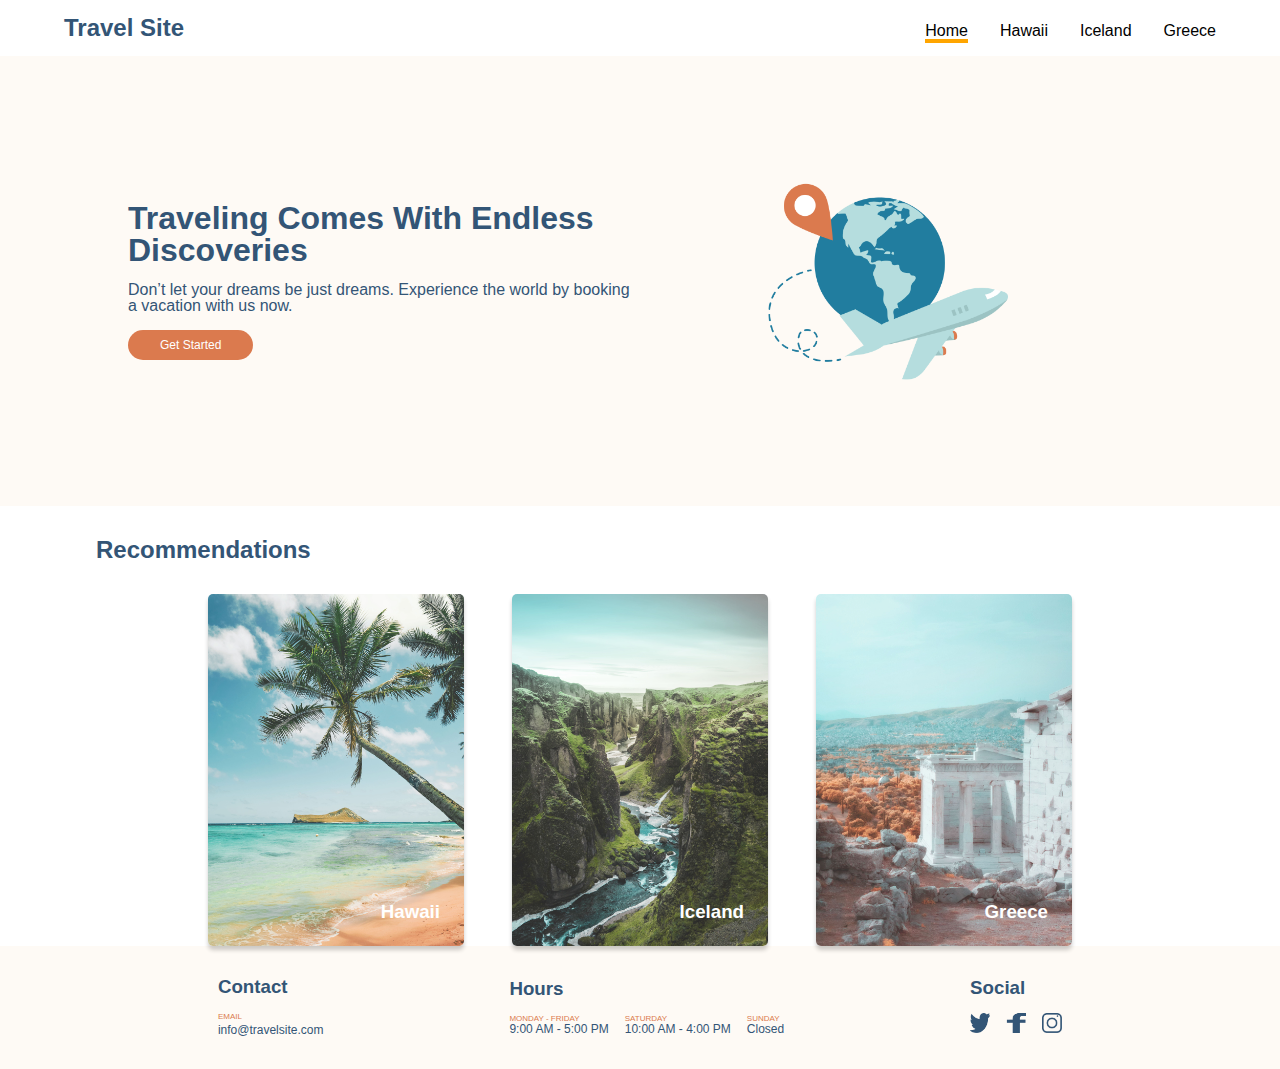
<file: index.html>
<!DOCTYPE html>
<html lang="en">

<head>
    <meta charset="UTF-8" />
    <meta name="viewport" content="width=device-width, initial-scale=1.0" />
    <title>Travel Site</title>
    <link href="./css/main.css" rel="stylesheet" />

</head>

<body>
    <header class="header">
        <nav class="navbar">
            <div class="navbar__left">
                <h2 class="header__title"><a class="header__title--link" href="./index.html">travel site</a></h2>
            </div>
            <div class="navbar__right">
                <ul class="navbar__list">
                    <li class="navbar__item"><a class="navbar__link active" href="../">home</a></li>
                    <li class="navbar__item"><a class="navbar__link" href="./pages/hawaii.html">hawaii</a></li>
                    <li class="navbar__item"><a class="navbar__link" href="./pages/iceland.html">iceland</a></li>
                    <li class="navbar__item"><a class="navbar__link" href="./pages/greece.html">greece</a></li>
                </ul>
            </div>
        </nav>
    </header>

    <main class="main">
        <section class="hero">
            <div class="hero-container">
                <div class="hero-left">
                    <h1 class="hero-left__title hero-left__title--capitalize">traveling comes with endless discoveries</h1>
                    <p class="hero-left__description">Don’t let your dreams be just dreams. Experience the world by booking
                        a
                        vacation with us now. </p>
                    <button class="btn btn__text">get started</button>
                </div>

                <div class="hero-right">
                    <img class="hero-right__img" src="./assets/Images/hero.png">
                </div>
            </div>
        </section>

        <section class="recommendation">
            <div class="recommendation-container__top">
                <h2 class="recommendation__title">recommendations</h2>
            </div>
            <div class="recommendation-container__bottom">
                <div class="cards">
                    <a class="card__item--link" href="./pages/hawaii.html">
                        <div class="card card__background--hawaii">
                            <h3 class="card__item">hawaii</h3>
                        </div>
                    </a>
                    <a class="card__item--link" href="./pages/iceland.html">
                        <div class="card card__background--iceland">
                            <h3 class="card__item">iceland</h3>
                        </div>
                    </a>
                    <a class="card__item--link" href="./pages/greece.html">
                        <div class="card card__background--greece">
                            <h3 class="card__item">greece</h3>
                        </div>
                    </a>
                </div>
            </div>
        </section>

    </main>

    <footer class="footer">
        <section class="contact">
            <div class="footer__container">
                <div class="footer__header">
                    <h3 class="footer__title">contact</h3>
                </div>
                <div class="footer__content">
                    <p class="footer__text">email</p>
                    <a class="footer__subtext footer__subtext--underline" href="mailto:info@travelsite.com">info@travelsite.com</a>
                </div>
            </div>
        </section>
        <section class="hours">
            <div class="footer__container">
                <div class="footer__header">
                    <h3 class="footer__title">hours</h3>
                </div>

                <div class="footer__content-container">
                    <div class="footer__content">
                        <p class="footer__text">monday - friday</p>
                        <p class="footer__subtext">9:00 AM - 5:00 PM</p>
                    </div>
                    <div class="footer__content">
                        <p class="footer__text">saturday</p>
                        <p class="footer__subtext">10:00 AM - 4:00 PM</p>
                    </div>
                    <div class="footer__content">
                        <p class="footer__text">sunday</p>
                        <p class="footer__subtext">Closed</p>
                    </div>
                </div>
            </div>
        </section>
        <section class="social">
            <div class="footer__container">
                <div class="footer__header">
                    <h3 class="footer__title">social</h3>
                </div>
                <div class="footer__content">
                    <ul class="footer__list footer__content-container">
                        <li class="footer__item"><a class="footer__item--link" href="https://www.twitter.com"><img class="footer__icon" src="./assets/Icons/icon-twitter.png"></a></li>
                        <li class="footer__item"><a class="footer__item--link" href="https://www.facebook.com"><img class="footer__icon" src="./assets/Icons/icon-facebook.png"></a></li>
                        <li class="footer__item"><a class="footer__item--link" href="https://www.instagram.com"><img class="footer__icon" src="./assets/Icons/icon-instagram.png"></a></li>
                    </ul>
                </div>
            </div>
        </section>
    </footer>

</body>

</html>
</file>
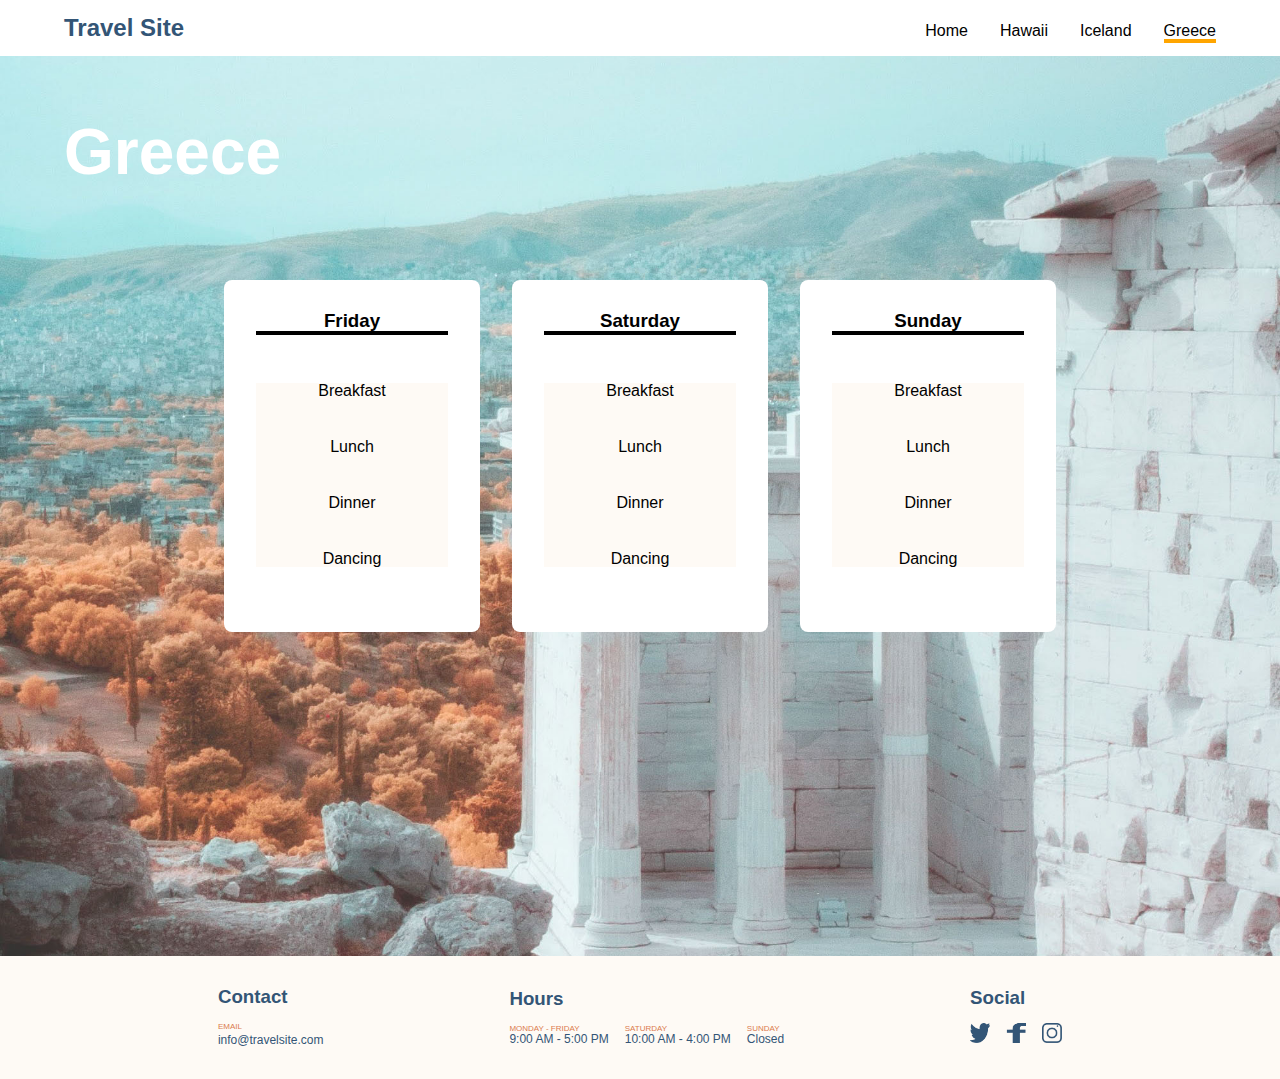
<file: pages/greece.html>
<!DOCTYPE html>
<html lang="en">
  <head>
    <meta charset="UTF-8" />
    <meta name="viewport" content="width=device-width, initial-scale=1.0" />
    <title>Greece</title>
    <link href="../css/destinations.css" rel="stylesheet" />
  </head>

  <body>
    <header class="header">
      <nav class="navbar">
        <div class="navbar__left">
          <h2 class="header__title">
            <a class="header__title--link" href="../index.html">travel site</a>
          </h2>
        </div>
        <div class="navbar__right">
          <ul class="navbar__list">
            <li class="navbar__item">
              <a class="navbar__link" href="../index.html">home</a>
            </li>
            <li class="navbar__item">
              <a class="navbar__link" href="./hawaii.html">hawaii</a>
            </li>
            <li class="navbar__item">
              <a class="navbar__link" href="./iceland.html">iceland</a>
            </li>
            <li class="navbar__item">
              <a class="navbar__link active" href="./greece.html">greece</a>
            </li>
          </ul>
        </div>
      </nav>
    </header>

    <main class="main">
      <section class="section-container-greece">
        <div class="container">
          <div class="container-top">
            <h1 class="container__title">Greece</h1>
          </div>

          <div class="container-bottom">
            <div class="cards">
              <div class="card">
                <div class="card-top">
                  <h3 class="card__day">friday</h3>
                </div>
                <ul class="card-bottom">
                  <li class="card__item">breakfast</li>
                  <li class="card__item">lunch</li>
                  <li class="card__item">dinner</li>
                  <li class="card__item">dancing</li>
                </ul>
              </div>
              <div class="card">
                <div class="card-top">
                  <h3 class="card__day">saturday</h3>
                </div>
                <ul class="card-bottom">
                  <li class="card__item">breakfast</li>
                  <li class="card__item">lunch</li>
                  <li class="card__item">dinner</li>
                  <li class="card__item">dancing</li>
                </ul>
              </div>
              <div class="card">
                <div class="card-top">
                  <h3 class="card__day">sunday</h3>
                </div>
                <ul class="card-bottom">
                  <li class="card__item">breakfast</li>
                  <li class="card__item">lunch</li>
                  <li class="card__item">dinner</li>
                  <li class="card__item">dancing</li>
                </ul>
              </div>
            </div>
          </div>
        </div>
      </section>
    </main>

    <footer class="footer">
      <section class="contact">
        <div class="footer__container">
          <div class="footer__header">
            <h3 class="footer__title">contact</h3>
          </div>
          <div class="footer__content">
            <p class="footer__text">email</p>
            <a
              class="footer__subtext footer__subtext--underline"
              href="mailto:info@travelsite.com"
              >info@travelsite.com</a
            >
          </div>
        </div>
      </section>
      <section class="hours">
        <div class="footer__container">
          <div class="footer__header">
            <h3 class="footer__title">hours</h3>
          </div>

          <div class="footer__content-container">
            <div class="footer__content">
              <p class="footer__text">monday - friday</p>
              <p class="footer__subtext">9:00 AM - 5:00 PM</p>
            </div>
            <div class="footer__content">
              <p class="footer__text">saturday</p>
              <p class="footer__subtext">10:00 AM - 4:00 PM</p>
            </div>
            <div class="footer__content">
              <p class="footer__text">sunday</p>
              <p class="footer__subtext">Closed</p>
            </div>
          </div>
        </div>
      </section>
      <section class="social">
        <div class="footer__container">
          <div class="footer__header">
            <h3 class="footer__title">social</h3>
          </div>
          <div class="footer__content">
            <ul class="footer__list footer__content-container">
              <li class="footer__item">
                <a class="footer__item--link" href="https://www.twitter.com"
                  ><img
                    class="footer__icon"
                    src="../assets/Icons/icon-twitter.png"
                /></a>
              </li>
              <li class="footer__item">
                <a class="footer__item--link" href="https://www.facebook.com"
                  ><img
                    class="footer__icon"
                    src="../assets/Icons/icon-facebook.png"
                /></a>
              </li>
              <li class="footer__item">
                <a class="footer__item--link" href="https://www.instagram.com"
                  ><img
                    class="footer__icon"
                    src="../assets/Icons/icon-instagram.png"
                /></a>
              </li>
            </ul>
          </div>
        </div>
      </section>
    </footer>
  </body>
</html>
</file>
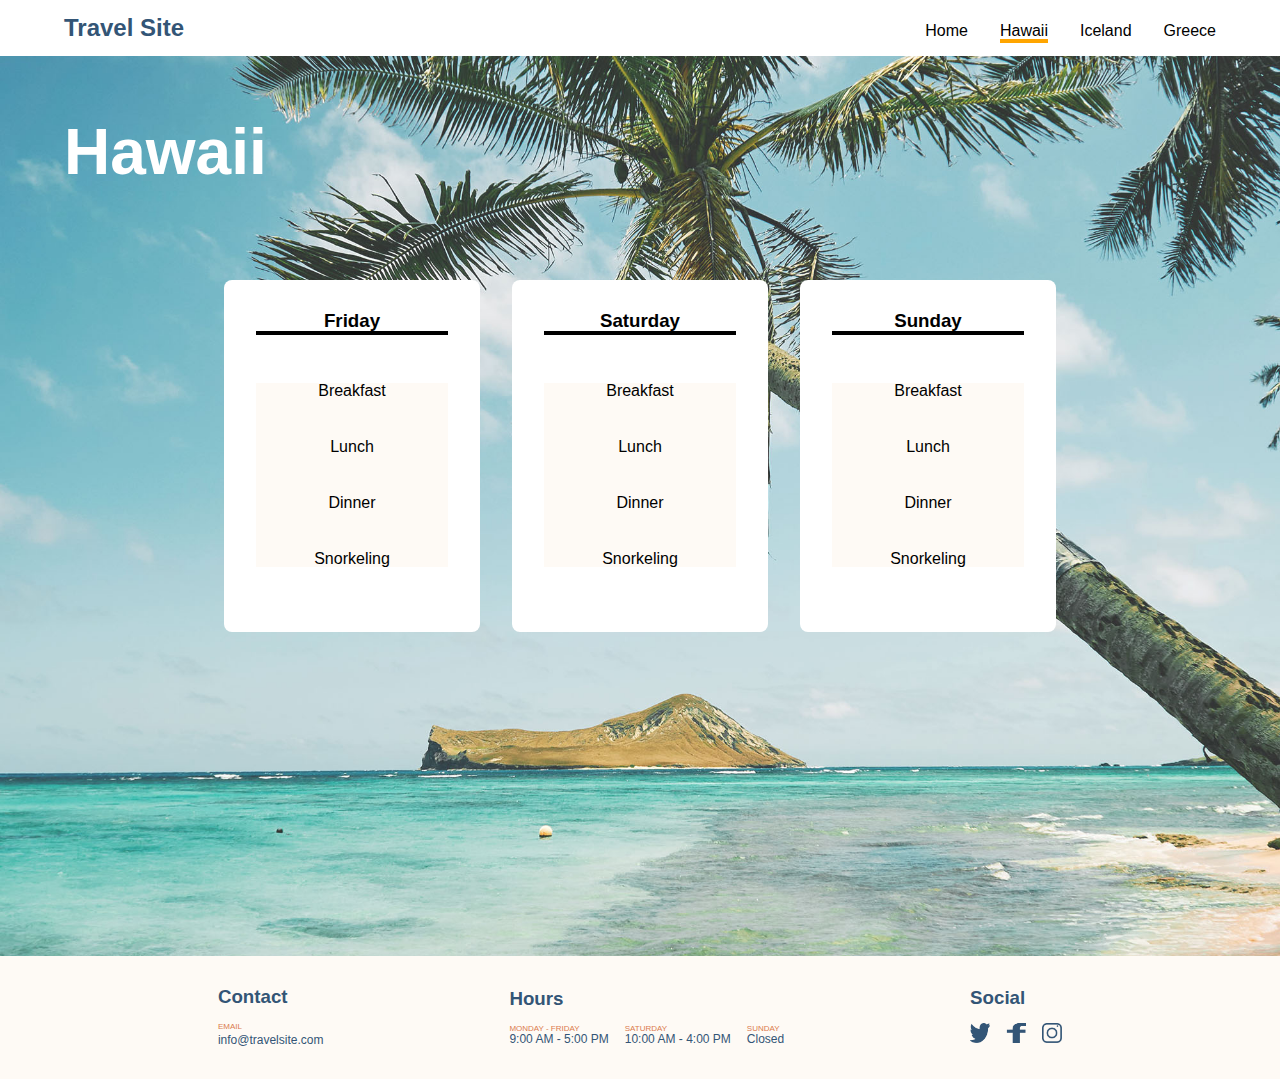
<file: pages/hawaii.html>
<!DOCTYPE html>
<html lang="en">
<head>
    <meta charset="UTF-8">
    <meta name="viewport" content="width=device-width, initial-scale=1.0">
    <title>Hawaii</title>
    <link href="../css/destinations.css" rel="stylesheet" />
</head>
<body>
    <header class="header">
        <nav class="navbar">
            <div class="navbar__left">
                <h2 class="header__title"><a class="header__title--link" href="../index.html">travel site</a></h2>
            </div>
            <div class="navbar__right">
                <ul class="navbar__list">
                    <li class="navbar__item"><a class="navbar__link" href="../index.html">home</a></li>
                    <li class="navbar__item"><a class="navbar__link active" href="./hawaii.html">hawaii</a></li>
                    <li class="navbar__item"><a class="navbar__link" href="./iceland.html">iceland</a></li>
                    <li class="navbar__item"><a class="navbar__link" href="./greece.html">greece</a></li>
                </ul>
            </div>
        </nav>
    </header>

    <main class="main">
        <section class="section-container-hawaii">
            <div class="container">
                <div class="container-top">
                    <h1 class="container__title">hawaii</h1>
                </div>
                <div class="container-bottom">
                    <div class="cards">
                            <div class="card">
                                <div class="card-top">
                                    <h3 class="card__day">friday</h3>
                                </div>
                                <ul class="card-bottom">
                                    <li class="card__item">breakfast</li>
                                    <li class="card__item">lunch</li>
                                    <li class="card__item">dinner</li>
                                    <li class="card__item">snorkeling</li>
                                </ul>
                            </div>

                            <div class="card">
                                <div class="card-top">
                                    <h3 class="card__day">saturday</h3>
                                </div>
                                <ul class="card-bottom">
                                    <li class="card__item">breakfast</li>
                                    <li class="card__item">lunch</li>
                                    <li class="card__item">dinner</li>
                                    <li class="card__item">snorkeling</li>
                                </ul>
                            </div>

                            <div class="card">
                                <div class="card-top">
                                    <h3 class="card__day">sunday</h3>
                                </div>
                                <ul class="card-bottom">
                                    <li class="card__item">breakfast</li>
                                    <li class="card__item">lunch</li>
                                    <li class="card__item">dinner</li>
                                    <li class="card__item">snorkeling</li>
                                </ul>
                            </div>
                    </div>
                 </div>
            </div>
        </section>
    </main>

    <footer class="footer">
        <section class="contact">
            <div class="footer__container">
                <div class="footer__header">
                    <h3 class="footer__title">contact</h3>
                </div>
                <div class="footer__content">
                    <p class="footer__text">email</p>
                    <a class="footer__subtext footer__subtext--underline" href="mailto:info@travelsite.com">info@travelsite.com</a>
                </div>
            </div>
        </section>
        <section class="hours">
            <div class="footer__container">
                <div class="footer__header">
                    <h3 class="footer__title">hours</h3>
                </div>

                <div class="footer__content-container">
                    <div class="footer__content">
                        <p class="footer__text">monday - friday</p>
                        <p class="footer__subtext">9:00 AM - 5:00 PM</p>
                    </div>
                    <div class="footer__content">
                        <p class="footer__text">saturday</p>
                        <p class="footer__subtext">10:00 AM - 4:00 PM</p>
                    </div>
                    <div class="footer__content">
                        <p class="footer__text">sunday</p>
                        <p class="footer__subtext">Closed</p>
                    </div>
                </div>
            </div>
        </section>
        <section class="social">
            <div class="footer__container">
                <div class="footer__header">
                    <h3 class="footer__title">social</h3>
                </div>
                <div class="footer__content">
                    <ul class="footer__list footer__content-container">
                        <li class="footer__item"><a class="footer__item--link" href="https://www.twitter.com"><img class="footer__icon" src="../assets/Icons/icon-twitter.png"></a></li>
                        <li class="footer__item"><a class="footer__item--link" href="https://www.facebook.com"><img class="footer__icon" src="../assets/Icons/icon-facebook.png"></a></li>
                        <li class="footer__item"><a class="footer__item--link" href="https://www.instagram.com"><img class="footer__icon" src="../assets/Icons/icon-instagram.png"></a></li>
                    </ul>
                </div>
            </div>
        </section>
    </footer>
</body>
</html>
</file>
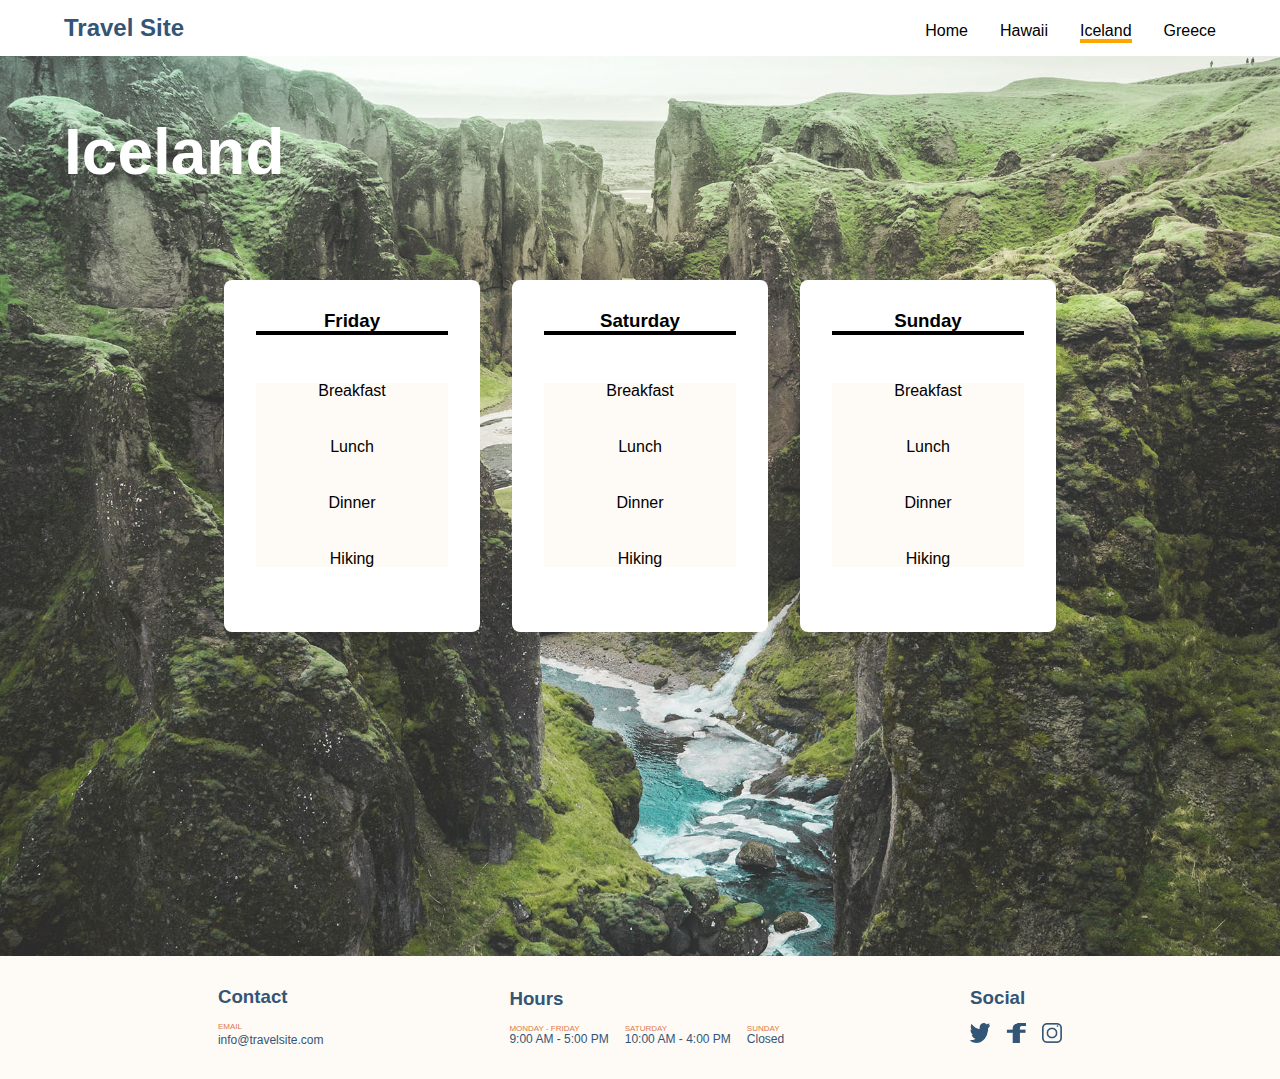
<file: pages/iceland.html>
<!DOCTYPE html>
<html lang="en">
<head>
    <meta charset="UTF-8">
    <meta name="viewport" content="width=device-width, initial-scale=1.0">
    <title>Iceland</title>
    <link href="../css/destinations.css" rel="stylesheet" />
</head>
<body>
    <header class="header">
        <nav class="navbar">
            <div class="navbar__left">
                <h2 class="header__title"><a class="header__title--link" href="../index.html">travel site</a></h2>
            </div>
            <div class="navbar__right">
                <ul class="navbar__list">
                    <li class="navbar__item"><a class="navbar__link" href="../index.html">home</a></li>
                    <li class="navbar__item"><a class="navbar__link" href="./hawaii.html">hawaii</a></li>
                    <li class="navbar__item"><a class="navbar__link active" href="./iceland.html">iceland</a></li>
                    <li class="navbar__item"><a class="navbar__link" href="./greece.html">greece</a></li>
                </ul>
            </div>
        </nav>
    </header>

    <main class="main">
        <section class="section-container-iceland">
            <div class="container">
                <div class="container-top">
                    <h1 class="container__title">iceland</h1>
                </div>

                <div class="container-bottom">
                    <div class="cards">
                        <div class="card">
                            <div class="card-top">
                                <h3 class="card__day">friday</h3>
                            </div>
                            <ul class="card-bottom">
                                <li class="card__item">breakfast</li>
                                <li class="card__item">lunch</li>
                                <li class="card__item">dinner</li>
                                <li class="card__item">hiking</li>
                            </ul>
                        </div>
                        <div class="card">
                            <div class="card-top">
                                <h3 class="card__day">saturday</h3>
                            </div>
                            <ul class="card-bottom">
                                <li class="card__item">breakfast</li>
                                <li class="card__item">lunch</li>
                                <li class="card__item">dinner</li>
                                <li class="card__item">hiking</li>
                            </ul>
                        </div>
                        <div class="card">
                            <div class="card-top">
                                <h3 class="card__day">sunday</h3>
                            </div>
                            <ul class="card-bottom">
                                <li class="card__item">breakfast</li>
                                <li class="card__item">lunch</li>
                                <li class="card__item">dinner</li>
                                <li class="card__item">hiking</li>
                            </ul>
                        </div>
                    </div>
                </div>
            </div>
        </section>
    </main>

    <footer class="footer">
        <section class="contact">
            <div class="footer__container">
                <div class="footer__header">
                    <h3 class="footer__title">contact</h3>
                </div>
                <div class="footer__content">
                    <p class="footer__text">email</p>
                    <a class="footer__subtext footer__subtext--underline" href="mailto:info@travelsite.com">info@travelsite.com</a>
                </div>
            </div>
        </section>
        <section class="hours">
            <div class="footer__container">
                <div class="footer__header">
                    <h3 class="footer__title">hours</h3>
                </div>

                <div class="footer__content-container">
                    <div class="footer__content">
                        <p class="footer__text">monday - friday</p>
                        <p class="footer__subtext">9:00 AM - 5:00 PM</p>
                    </div>
                    <div class="footer__content">
                        <p class="footer__text">saturday</p>
                        <p class="footer__subtext">10:00 AM - 4:00 PM</p>
                    </div>
                    <div class="footer__content">
                        <p class="footer__text">sunday</p>
                        <p class="footer__subtext">Closed</p>
                    </div>
                </div>
            </div>
        </section>
        <section class="social">
            <div class="footer__container">
                <div class="footer__header">
                    <h3 class="footer__title">social</h3>
                </div>
                <div class="footer__content">
                    <ul class="footer__list footer__content-container">
                        <li class="footer__item"><a class="footer__item--link" href="https://www.twitter.com"><img class="footer__icon" src="../assets/Icons/icon-twitter.png"></a></li>
                        <li class="footer__item"><a class="footer__item--link" href="https://www.facebook.com"><img class="footer__icon" src="../assets/Icons/icon-facebook.png"></a></li>
                        <li class="footer__item"><a class="footer__item--link" href="https://www.instagram.com"><img class="footer__icon" src="../assets/Icons/icon-instagram.png"></a></li>
                    </ul>
                </div>
            </div>
        </section>
    </footer>
</body>
</html>
</file>
<file: css/main.css>
* {
  margin: 0;
  padding: 0;
  box-sizing: border-box;
}
html{
  width:100%;
  height: 100%;
  margin:0;
}
body {
  line-height: 1;
}
ol,
ul {
  list-style: none;
}

html{
  font-family: Verdana, Geneva, Tahoma, sans-serif;
}

.active{
  border-bottom: .25rem solid orange;
}


/* Header Navbar */
.header{
  background-color: #FFFFFF;
}

.header__title{
  text-transform: capitalize;
}

.header__title--link{
  color: #335576;
  text-decoration: none;

}

.navbar{
  display:flex;
  justify-content: space-between;
  align-items: baseline;
  padding: 1rem 4rem;
  flex-wrap: wrap;
}

.navbar__list{
  display:flex;
  justify-content: space-evenly;
  gap: 2rem;
}

.navbar__link{
  text-decoration: none;
  color: black;
}

.navbar__item{
  text-transform: capitalize;
}

/* Hero */
.hero{

}

.hero-container{
  width: 100vw;
  height: 50vh;
  display: flex;
  justify-content: space-evenly;
  align-items: center;
  background-color: #fefaf5;
  flex-wrap: wrap;
}

.hero-left{
  width: 40%;
  display:flex;
  flex-direction: column;
  justify-content: center;
  align-items: flex-start;
  align-content: center;
  gap: 1rem;
  text-align: left;
}

.hero-left__title{
  color: #335576;
}

.hero-left__title--capitalize{
  text-transform: capitalize;
}

.hero-left__description{
  color:#335576;
}

.hero-right{
  width: 40%;
}

.hero-right__img{
  width: 15rem;
}

.btn{
  border-radius: 20px;
  border: 0rem;
  background: #DB7A4E;
  text-decoration: none;
}

.btn__text{
  color: #ffffff;
  font-size: .75rem;
  text-transform: capitalize;
  padding: .5rem 2rem;
}

.hero-right{
  width: 30%;
}


/* Recommendation Container */
.recommendation__container{
  display: flex;
  flex-direction: column;
}

.recommendation-container__top{
  padding-left: 4rem;
  margin: 2rem;
}

.recommendation__title{
  color: #335576;
  text-transform: capitalize;
}

.recommendation-container__bottom{
  display: flex;
  justify-content: center;
}

.cards{
  display: flex;
  justify-content: space-evenly;
  align-items: center;
  gap: 3rem;
  flex-wrap: wrap;
}

.card{
  width: 16rem;
  height: 22rem;
  border-radius: 5px;
  border: 1px solid black 20%;
  display: flex;
  justify-content: flex-end;
  align-items: flex-end;
  box-shadow: 0 4px 4px rgb(0,0,0, .2)
}

.card__background--hawaii{
  background-image: url(../assets/Images/hawaii.jpg);
  background-size: cover;
  background-position: center;
}
.card__background--iceland{
  background-image: url(../assets/Images/iceland.jpg);
  background-size: cover;
  background-position: center;
}
.card__background--greece{
  background-image: url(../assets/Images/greece.jpg);
  background-size: cover;
  background-position: center;
}

.card__item{
  padding: 1.5rem;
  text-transform: capitalize;
  color: white;
}

.card__item--link{
  text-decoration: none;
}

/* footer */
.footer{
  display: flex;
  justify-content:space-evenly;
  align-items: center;
  background-color: #FEFAF5;
  padding: 2rem;
  flex-wrap: wrap;
}

.footer__container{
  display: flex;
  flex-direction: column;
  gap: 1rem;
}

.footer__content-container{
  display: flex;
  justify-content: space-evenly;
  gap: 1rem;
}

.footer__title{
  text-transform: capitalize;
  color: #335576;
}

.footer__text{
  color: #DB7A4E;
  text-transform: uppercase;
  font-size: .5rem;
}

.footer__subtext{
  color:  #335576;
  font-size: .75rem;
}

.footer__subtext--underline{
  text-decoration: none;
}

.footer__icon{
  width: 1.25rem;
  height:1.25rem;
}
</file>
<file: css/destinations.css>
* {
    margin: 0;
    padding: 0;
    box-sizing: border-box;
}

html{
  width:100%;
  height: 100%;
  margin:0;
}
body {
    line-height: 1;
}

ol,
ul {
    list-style: none;
}

html{
  font-family: Verdana, Geneva, Tahoma, sans-serif;
}

.active{
    border-bottom: .25rem solid orange;
}

/* Header Navbar */
.header{
    background-color: #FFFFFF;
  }

  .header__title{
    text-transform: capitalize;

  }

  .header__title--link{
    color: #335576;
    text-decoration: none;

  }

  .navbar{
    display:flex;
    justify-content: space-between;
    align-items: baseline;
    padding: 1rem 4rem;
    flex-wrap: wrap;
  }

  .navbar__list{
    display:flex;
    justify-content: space-evenly;
    gap: 2rem;
    flex-wrap: wrap;
  }

  .navbar__link{
    text-decoration: none;
    color: black;
  }

  .navbar__item{
    text-transform: capitalize;
  }
/* Main */

.section-container-hawaii{
    background-image: url(../assets/Images/hawaii.jpg);
    width: 100vw;
    height: 100vh;
    background-position: center;
    background-size: cover;
}

.section-container-iceland{
  background-image: url(../assets/Images/iceland.jpg);
  width: 100vw;
  height: 100vh;
  background-position: center;
  background-size: cover;
}

.section-container-greece{
  background-image: url(../assets/Images/greece.jpg);
  width: 100vw;
  height: 100vh;
  background-position: center;
  background-size: cover;
}

.container{
  display: flex;
  flex-direction: column;
  flex-wrap: wrap;
}

.container__title{
  font-size: 4rem;
  color: white;
  text-transform: capitalize;
}

.container-top{
  margin: 2rem;
  padding: 2rem;
}


.cards{
  height: 100%;
  display: flex;
  justify-content: center;
  gap: 2rem;
  flex-wrap: wrap;
  padding: 2rem;
}

.card{
  width: 16rem;
  height: 22rem;
  background-color: #FFFFFF;
  border-radius: .5rem;
  display: flex;
  flex-direction: column;
  align-items: center;
  gap: 2rem;
  flex-wrap: wrap;
  text-align: center;
  padding: 2rem;
  }

  .card-top{
    margin: 0 rem;
    border-bottom: .25rem solid black;
    width: 100%;
  }

  .card__day{
    text-align: center;
    font-weight: bold;
    text-transform: capitalize;
  }

  .card__item{
    text-transform: capitalize;
  }
  .card-bottom{
    display: flex;
    flex-direction: column;
    gap: 2.5rem;
    width: 100%;
    margin-top: 1rem;
    background-color: #FEFAF5;
  }

  /* Footer */
  .footer{
    padding: 2rem;
    display: flex;
    justify-content:space-evenly;
    align-items: center;
    background-color: #FEFAF5;
    flex-wrap: wrap;
    width: 100%;
    height: 100%;
  }

  .footer__container{
    display: flex;
    flex-direction: column;
    gap: 1rem;
  }

  .footer__content-container{
    display: flex;
    justify-content: space-evenly;
    gap: 1rem;
  }

  .footer__title{
    text-transform: capitalize;
    color: #335576;
  }

  .footer__text{
    color: #DB7A4E;
    text-transform: uppercase;
    font-size: .5rem;
  }

  .footer__subtext{
    color:  #335576;
    font-size: .75rem;
  }

  .footer__subtext--underline{
    text-decoration: none;
  }

  .footer__icon{
    width: 1.25rem;
    height:1.25rem;
  }
</file>
